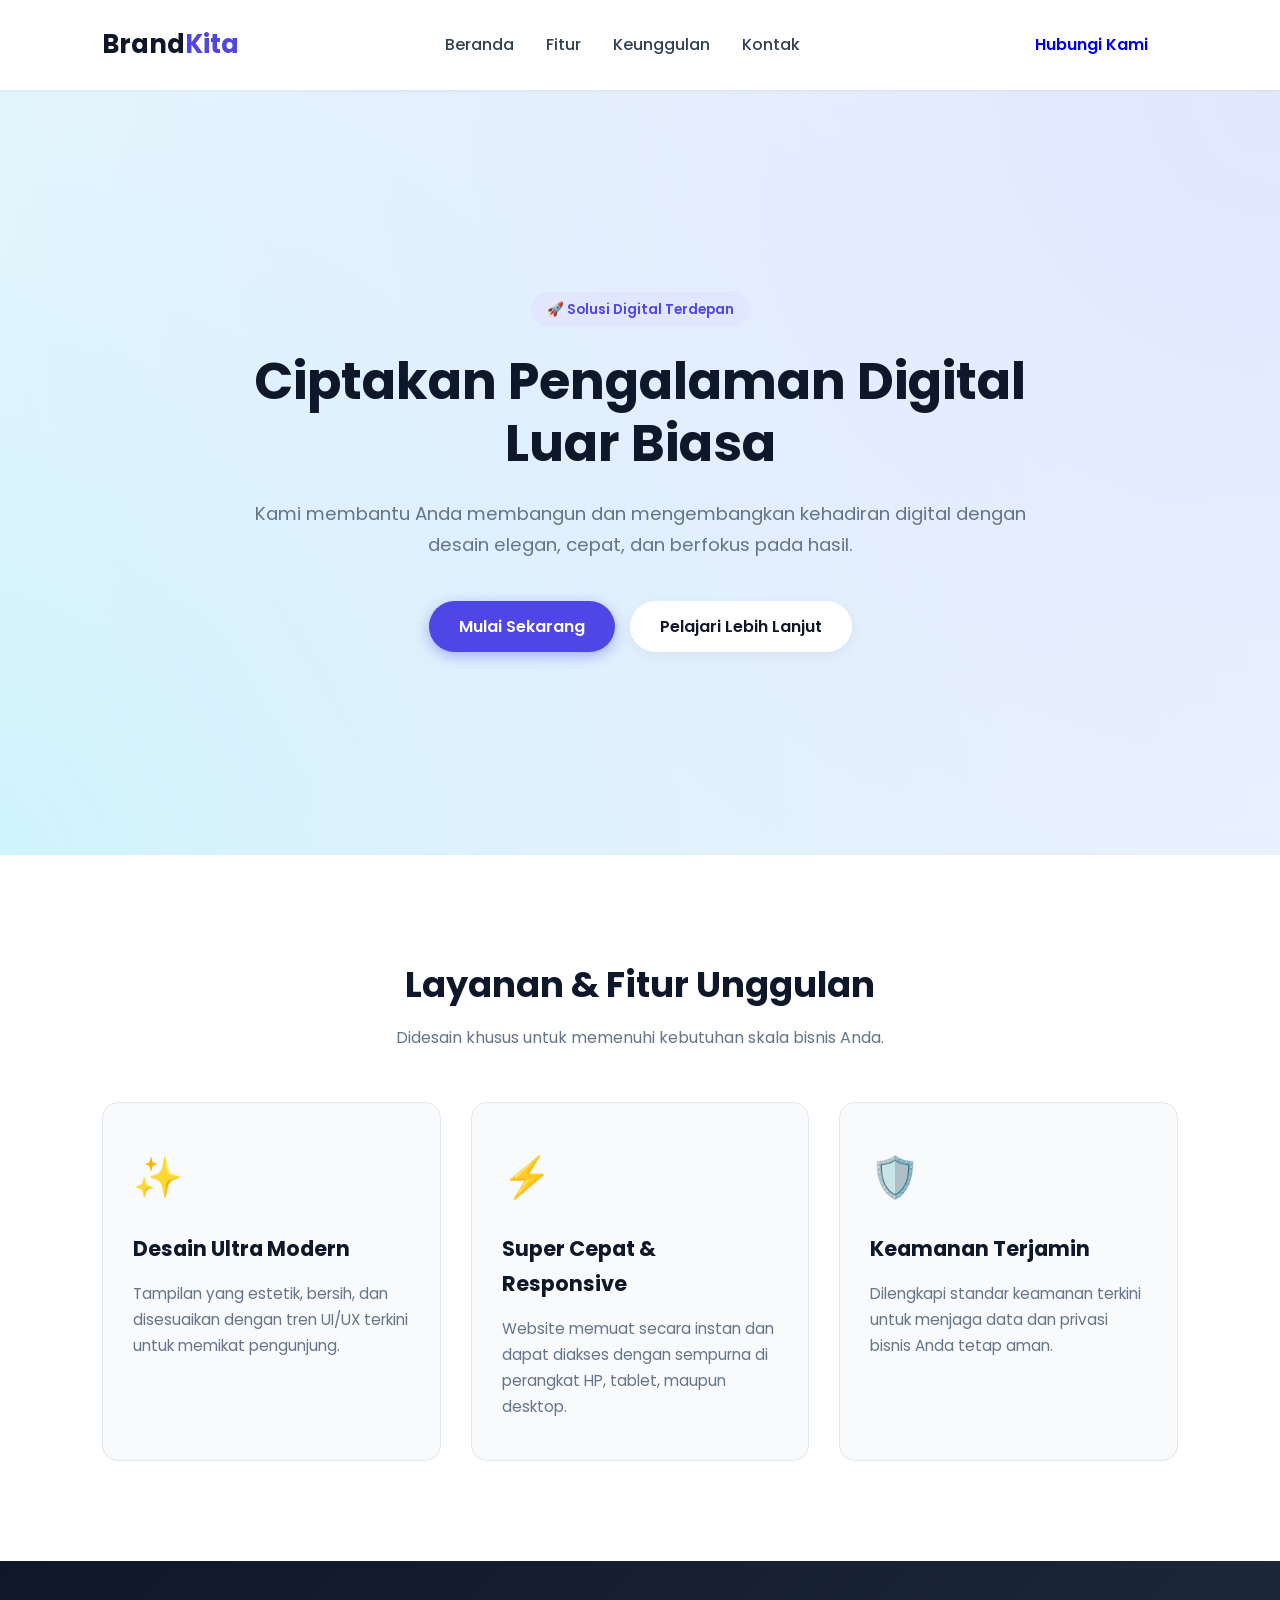
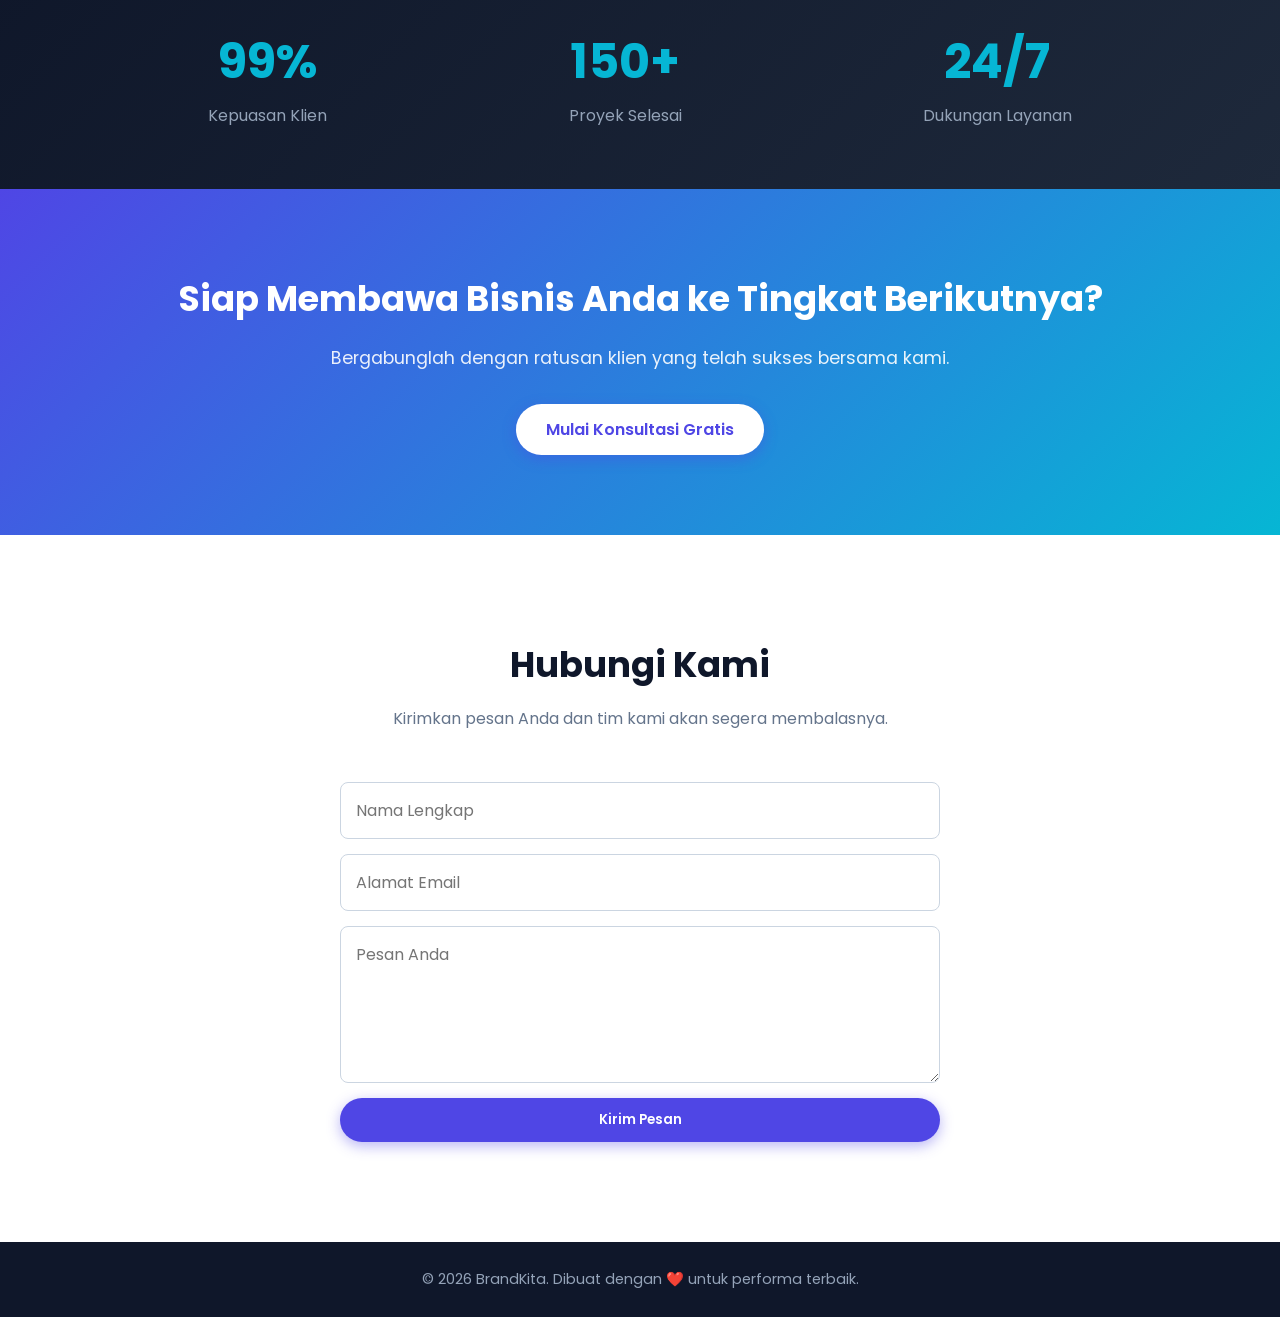
<file: landing page 1/index.html>
<!DOCTYPE html>
<html lang="id">
<head>
    <meta charset="UTF-8">
    <meta name="viewport" content="width=device-width, initial-scale=1.0">
    <title>Landing Page Modern</title>
    <!-- Google Fonts -->
    <link href="https://fonts.googleapis.com/css2?family=Poppins:wght@300;400;600;700&display=swap" rel="stylesheet">
    <link rel="stylesheet" href="style.css">
</head>
<body>

    <!-- Header / Navbar -->
    <header class="navbar">
        <div class="logo">Brand<span>Kita</span></div>
        <nav>
            <ul class="nav-links">
                <li><a href="#home">Beranda</a></li>
                <li><a href="#fitur">Fitur</a></li>
                <li><a href="#stats">Keunggulan</a></li>
                <li><a href="#kontak">Kontak</a></li>
            </ul>
        </nav>
        <a href="#kontak" class="btn btn-nav">Hubungi Kami</a>
    </header>

    <!-- Hero Section -->
    <section id="home" class="hero">
        <div class="hero-content">
            <span class="badge">🚀 Solusi Digital Terdepan</span>
            <h1>Ciptakan Pengalaman Digital Luar Biasa</h1>
            <p>Kami membantu Anda membangun dan mengembangkan kehadiran digital dengan desain elegan, cepat, dan berfokus pada hasil.</p>
            <div class="hero-buttons">
                <a href="#kontak" class="btn btn-primary">Mulai Sekarang</a>
                <a href="#fitur" class="btn btn-secondary">Pelajari Lebih Lanjut</a>
            </div>
        </div>
    </section>

    <!-- Fitur Section -->
    <section id="fitur" class="features">
        <div class="section-title">
            <h2>Layanan & Fitur Unggulan</h2>
            <p>Didesain khusus untuk memenuhi kebutuhan skala bisnis Anda.</p>
        </div>
        <div class="feature-container">
            <div class="feature-card">
                <div class="icon">✨</div>
                <h3>Desain Ultra Modern</h3>
                <p>Tampilan yang estetik, bersih, dan disesuaikan dengan tren UI/UX terkini untuk memikat pengunjung.</p>
            </div>
            <div class="feature-card">
                <div class="icon">⚡</div>
                <h3>Super Cepat & Responsive</h3>
                <p>Website memuat secara instan dan dapat diakses dengan sempurna di perangkat HP, tablet, maupun desktop.</p>
            </div>
            <div class="feature-card">
                <div class="icon">🛡️</div>
                <h3>Keamanan Terjamin</h3>
                <p>Dilengkapi standar keamanan terkini untuk menjaga data dan privasi bisnis Anda tetap aman.</p>
            </div>
        </div>
    </section>

    <!-- Stat Counter Section -->
    <section id="stats" class="stats">
        <div class="stat-item">
            <h2>99%</h2>
            <p>Kepuasan Klien</p>
        </div>
        <div class="stat-item">
            <h2>150+</h2>
            <p>Proyek Selesai</p>
        </div>
        <div class="stat-item">
            <h2>24/7</h2>
            <p>Dukungan Layanan</p>
        </div>
    </section>

    <!-- CTA Section -->
    <section class="cta">
        <h2>Siap Membawa Bisnis Anda ke Tingkat Berikutnya?</h2>
        <p>Bergabunglah dengan ratusan klien yang telah sukses bersama kami.</p>
        <a href="#kontak" class="btn btn-primary btn-large">Mulai Konsultasi Gratis</a>
    </section>

    <!-- Kontak Section -->
    <section id="kontak" class="contact">
        <div class="section-title">
            <h2>Hubungi Kami</h2>
            <p>Kirimkan pesan Anda dan tim kami akan segera membalasnya.</p>
        </div>
        <form class="contact-form" onsubmit="event.preventDefault(); alert('Pesan berhasil dikirim!');">
            <input type="text" placeholder="Nama Lengkap" required>
            <input type="email" placeholder="Alamat Email" required>
            <textarea rows="5" placeholder="Pesan Anda" required></textarea>
            <button type="submit" class="btn btn-primary">Kirim Pesan</button>
        </form>
    </section>

    <!-- Footer -->
    <footer>
        <p>&copy; 2026 BrandKita. Dibuat dengan ❤️ untuk performa terbaik.</p>
    </footer>

</body>
</html>
</file>
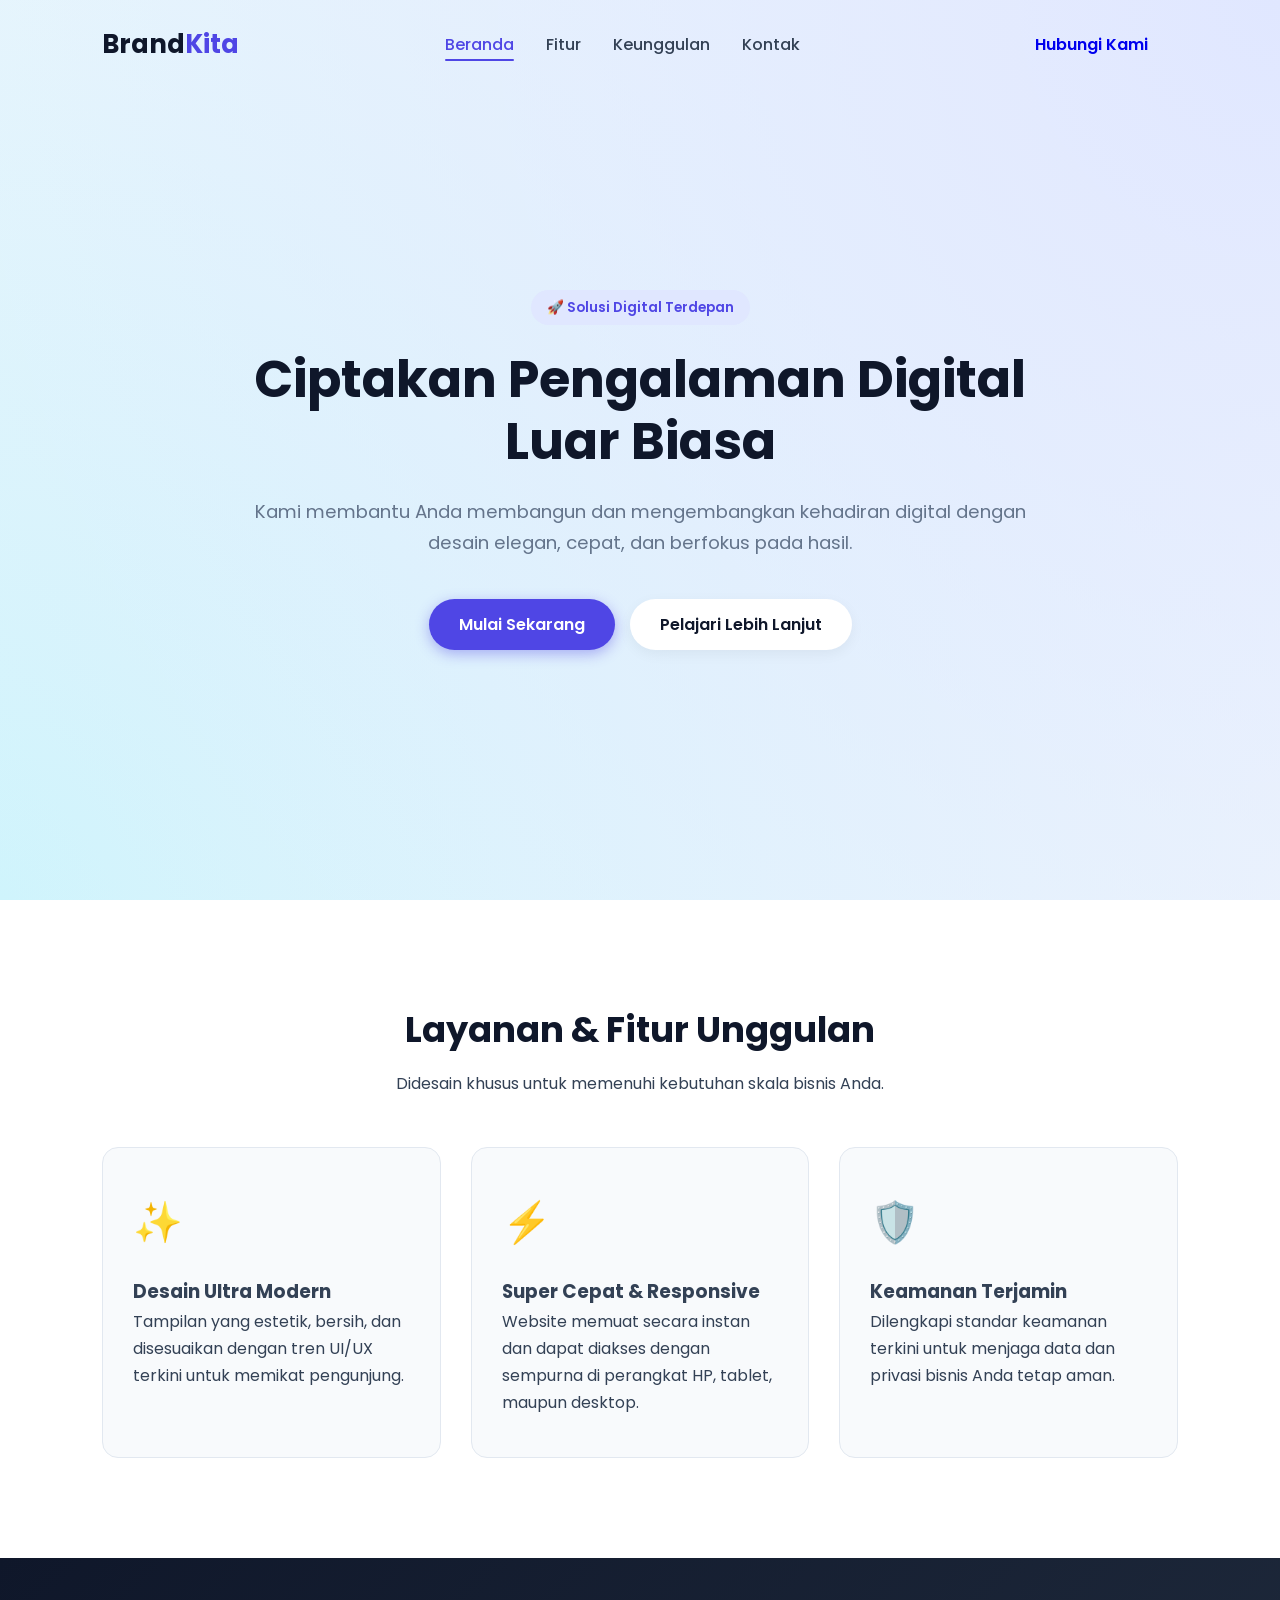
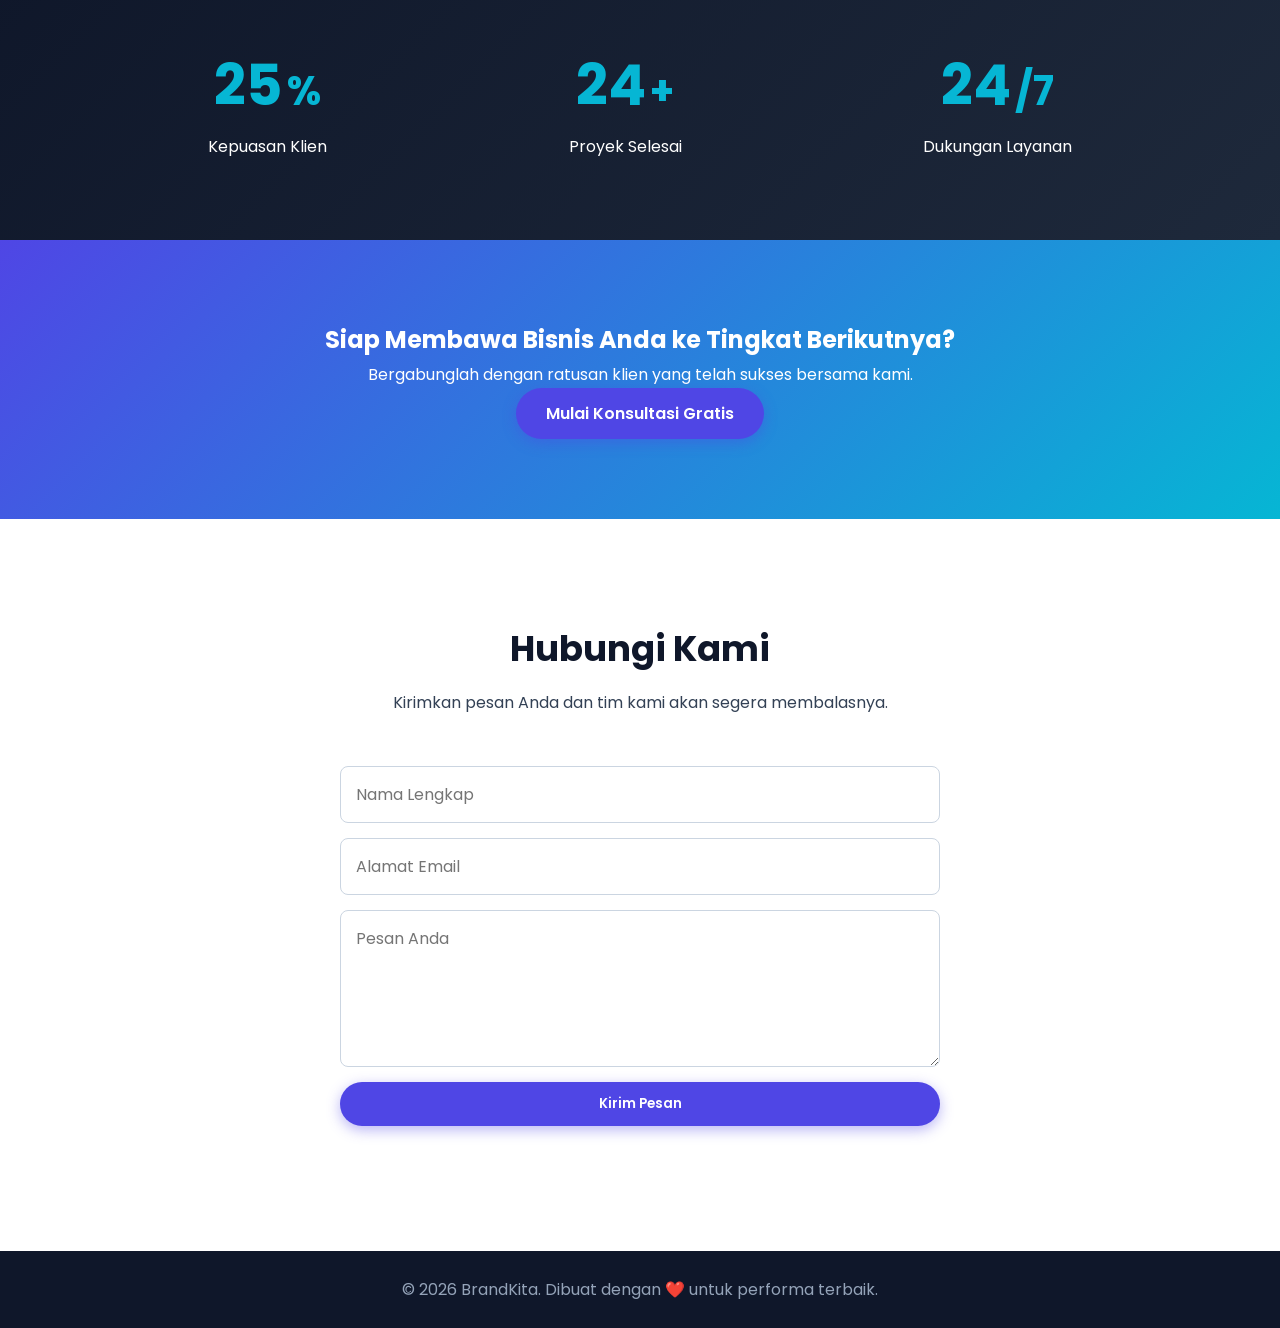
<file: landing page 2/index.html>
<!DOCTYPE html>
<html lang="id">
<head>
    <meta charset="UTF-8">
    <meta name="viewport" content="width=device-width, initial-scale=1.0">
    <title>Landing Page Modern Interaktif</title>
    <!-- Google Fonts -->
    <link href="https://fonts.googleapis.com/css2?family=Poppins:wght@300;400;600;700&display=swap" rel="stylesheet">
    <link rel="stylesheet" href="style.css">
</head>
<body>

    <!-- Header / Navbar -->
    <header class="navbar" id="navbar">
        <div class="logo">Brand<span>Kita</span></div>
        <nav>
            <ul class="nav-links" id="nav-links">
                <li><a href="#home" class="nav-item active">Beranda</a></li>
                <li><a href="#fitur" class="nav-item">Fitur</a></li>
                <li><a href="#stats" class="nav-item">Keunggulan</a></li>
                <li><a href="#kontak" class="nav-item">Kontak</a></li>
            </ul>
        </nav>
        <div class="nav-actions">
            <a href="#kontak" class="btn btn-nav">Hubungi Kami</a>
            <button class="hamburger" id="hamburger" aria-label="Toggle Navigation">
                <span></span>
                <span></span>
                <span></span>
            </button>
        </div>
    </header>

    <!-- Hero Section -->
    <section id="home" class="hero">
        <div class="hero-content fade-in">
            <span class="badge">🚀 Solusi Digital Terdepan</span>
            <h1>Ciptakan Pengalaman Digital Luar Biasa</h1>
            <p>Kami membantu Anda membangun dan mengembangkan kehadiran digital dengan desain elegan, cepat, dan berfokus pada hasil.</p>
            <div class="hero-buttons">
                <a href="#kontak" class="btn btn-primary">Mulai Sekarang</a>
                <a href="#fitur" class="btn btn-secondary">Pelajari Lebih Lanjut</a>
            </div>
        </div>
    </section>

    <!-- Fitur Section -->
    <section id="fitur" class="features">
        <div class="section-title fade-in">
            <h2>Layanan & Fitur Unggulan</h2>
            <p>Didesain khusus untuk memenuhi kebutuhan skala bisnis Anda.</p>
        </div>
        <div class="feature-container">
            <div class="feature-card fade-in">
                <div class="icon">✨</div>
                <h3>Desain Ultra Modern</h3>
                <p>Tampilan yang estetik, bersih, dan disesuaikan dengan tren UI/UX terkini untuk memikat pengunjung.</p>
            </div>
            <div class="feature-card fade-in">
                <div class="icon">⚡</div>
                <h3>Super Cepat & Responsive</h3>
                <p>Website memuat secara instan dan dapat diakses dengan sempurna di perangkat HP, tablet, maupun desktop.</p>
            </div>
            <div class="feature-card fade-in">
                <div class="icon">🛡️</div>
                <h3>Keamanan Terjamin</h3>
                <p>Dilengkapi standar keamanan terkini untuk menjaga data dan privasi bisnis Anda tetap aman.</p>
            </div>
        </div>
    </section>

    <!-- Stat Counter Section -->
    <section id="stats" class="stats">
        <div class="stat-item fade-in">
            <h2 class="counter" data-target="99">0</h2>
            <span>%</span>
            <p>Kepuasan Klien</p>
        </div>
        <div class="stat-item fade-in">
            <h2 class="counter" data-target="150">0</h2>
            <span>+</span>
            <p>Proyek Selesai</p>
        </div>
        <div class="stat-item fade-in">
            <h2 class="counter" data-target="24">0</h2>
            <span>/7</span>
            <p>Dukungan Layanan</p>
        </div>
    </section>

    <!-- CTA Section -->
    <section class="cta">
        <div class="cta-content fade-in">
            <h2>Siap Membawa Bisnis Anda ke Tingkat Berikutnya?</h2>
            <p>Bergabunglah dengan ratusan klien yang telah sukses bersama kami.</p>
            <a href="#kontak" class="btn btn-primary btn-large">Mulai Konsultasi Gratis</a>
        </div>
    </section>

    <!-- Kontak Section -->
    <section id="kontak" class="contact">
        <div class="section-title fade-in">
            <h2>Hubungi Kami</h2>
            <p>Kirimkan pesan Anda dan tim kami akan segera membalasnya.</p>
        </div>
        <form class="contact-form fade-in" id="contactForm">
            <input type="text" id="name" placeholder="Nama Lengkap" required>
            <input type="email" id="email" placeholder="Alamat Email" required>
            <textarea id="message" rows="5" placeholder="Pesan Anda" required></textarea>
            <button type="submit" class="btn btn-primary" id="submitBtn">Kirim Pesan</button>
            <div id="formFeedback" class="form-feedback"></div>
        </form>
    </section>

    <!-- Footer -->
    <footer>
        <p>&copy; 2026 BrandKita. Dibuat dengan ❤️ untuk performa terbaik.</p>
    </footer>

    <!-- Script JS -->
    <script src="script.js"></script>
</body>
</html>
</file>
<file: landing page 1/style.css>
/* Reset CSS & Variables */
:root {
    --primary-color: #4f46e5;
    --primary-hover: #4338ca;
    --secondary-color: #06b6d4;
    --dark-bg: #0f172a;
    --light-bg: #f8fafc;
    --text-color: #334155;
    --text-light: #64748b;
    --white: #ffffff;
    --shadow: 0 10px 25px -5px rgba(0, 0, 0, 0.1), 0 8px 10px -6px rgba(0, 0, 0, 0.1);
    --transition: all 0.3s cubic-bezier(0.4, 0, 0.2, 1);
}

* {
    margin: 0;
    padding: 0;
    box-sizing: border-box;
    font-family: 'Poppins', sans-serif;
    scroll-behavior: smooth;
}

body {
    line-height: 1.7;
    color: var(--text-color);
    background-color: var(--light-bg);
}

/* Navbar */
.navbar {
    display: flex;
    justify-content: space-between;
    align-items: center;
    padding: 1.2rem 8%;
    background-color: rgba(255, 255, 255, 0.95);
    backdrop-filter: blur(10px);
    box-shadow: 0 1px 3px rgba(0,0,0,0.05);
    position: sticky;
    top: 0;
    z-index: 1000;
}

.logo {
    font-size: 1.6rem;
    font-weight: 700;
    color: var(--dark-bg);
}

.logo span {
    color: var(--primary-color);
}

.nav-links {
    list-style: none;
    display: flex;
    gap: 2rem;
}

.nav-links a {
    text-decoration: none;
    color: var(--text-color);
    font-weight: 500;
    transition: var(--transition);
}

.nav-links a:hover {
    color: var(--primary-color);
}

.btn-nav {
    display: none;
}

/* Hero Section */
.hero {
    min-height: 85vh;
    display: flex;
    justify-content: center;
    align-items: center;
    text-align: center;
    padding: 80px 20px;
    background: radial-gradient(circle at top right, #e0e7ff, transparent),
                radial-gradient(circle at bottom left, #cff4fc, transparent);
}

.hero-content {
    max-width: 800px;
}

.badge {
    background-color: #e0e7ff;
    color: var(--primary-color);
    padding: 6px 16px;
    border-radius: 20px;
    font-size: 0.85rem;
    font-weight: 600;
    display: inline-block;
    margin-bottom: 1.5rem;
}

.hero h1 {
    font-size: 3.2rem;
    font-weight: 700;
    line-height: 1.2;
    color: var(--dark-bg);
    margin-bottom: 1.5rem;
}

.hero p {
    font-size: 1.15rem;
    color: var(--text-light);
    margin-bottom: 2.5rem;
}

.hero-buttons {
    display: flex;
    gap: 15px;
    justify-content: center;
}

/* Buttons */
.btn {
    display: inline-block;
    padding: 12px 30px;
    border-radius: 30px;
    text-decoration: none;
    font-weight: 600;
    transition: var(--transition);
    border: none;
    cursor: pointer;
}

.btn-primary {
    background-color: var(--primary-color);
    color: var(--white);
    box-shadow: 0 4px 14px rgba(79, 70, 229, 0.4);
}

.btn-primary:hover {
    background-color: var(--primary-hover);
    transform: translateY(-2px);
    box-shadow: 0 6px 20px rgba(79, 70, 229, 0.6);
}

.btn-secondary {
    background-color: var(--white);
    color: var(--dark-bg);
    box-shadow: 0 4px 14px rgba(0,0,0,0.05);
}

.btn-secondary:hover {
    background-color: #f1f5f9;
    transform: translateY(-2px);
}

/* Section Common Titles */
.section-title {
    text-align: center;
    max-width: 600px;
    margin: 0 auto 50px auto;
}

.section-title h2 {
    font-size: 2.2rem;
    color: var(--dark-bg);
    margin-bottom: 10px;
}

.section-title p {
    color: var(--text-light);
}

/* Features Section */
.features {
    padding: 100px 8%;
    background-color: var(--white);
}

.feature-container {
    display: flex;
    justify-content: center;
    gap: 30px;
    flex-wrap: wrap;
}

.feature-card {
    background: var(--light-bg);
    padding: 40px 30px;
    border-radius: 16px;
    border: 1px solid #e2e8f0;
    flex: 1 1 300px;
    max-width: 360px;
    transition: var(--transition);
}

.feature-card:hover {
    transform: translateY(-10px);
    box-shadow: var(--shadow);
    background: var(--white);
    border-color: transparent;
}

.feature-card .icon {
    font-size: 2.5rem;
    margin-bottom: 20px;
}

.feature-card h3 {
    font-size: 1.3rem;
    margin-bottom: 15px;
    color: var(--dark-bg);
}

.feature-card p {
    color: var(--text-light);
    font-size: 0.95rem;
}

/* Stats Section */
.stats {
    padding: 60px 8%;
    background: linear-gradient(135deg, var(--dark-bg), #1e293b);
    color: var(--white);
    display: flex;
    justify-content: space-around;
    flex-wrap: wrap;
    gap: 30px;
    text-align: center;
}

.stat-item h2 {
    font-size: 3rem;
    color: var(--secondary-color);
}

.stat-item p {
    color: #94a3b8;
}

/* CTA Section */
.cta {
    padding: 80px 8%;
    text-align: center;
    background: linear-gradient(135deg, var(--primary-color), var(--secondary-color));
    color: var(--white);
}

.cta h2 {
    font-size: 2.2rem;
    margin-bottom: 15px;
}

.cta p {
    font-size: 1.1rem;
    margin-bottom: 30px;
    opacity: 0.9;
}

.cta .btn-primary {
    background-color: var(--white);
    color: var(--primary-color);
}

.cta .btn-primary:hover {
    background-color: var(--dark-bg);
    color: var(--white);
}

/* Contact Section */
.contact {
    padding: 100px 8%;
    background-color: var(--white);
}

.contact-form {
    max-width: 600px;
    margin: 0 auto;
    display: flex;
    flex-direction: column;
    gap: 15px;
}

.contact-form input,
.contact-form textarea {
    width: 100%;
    padding: 15px;
    border: 1px solid #cbd5e1;
    border-radius: 8px;
    font-size: 1rem;
    outline: none;
    transition: var(--transition);
}

.contact-form input:focus,
.contact-form textarea:focus {
    border-color: var(--primary-color);
    box-shadow: 0 0 0 3px rgba(79, 70, 229, 0.2);
}

/* Footer */
footer {
    text-align: center;
    padding: 25px;
    background-color: var(--dark-bg);
    color: #94a3b8;
    font-size: 0.9rem;
}

/* Responsive Design */
@media (min-width: 769px) {
    .btn-nav {
        display: inline-block;
    }
}

@media (max-width: 768px) {
    .hero h1 {
        font-size: 2.2rem;
    }
    
    .nav-links {
        display: none; /* Navlinks sederhana untuk versi mobile */
    }
    
    .hero-buttons {
        flex-direction: column;
    }
}
</file>
<file: landing page 2/style.css>
/* Reset CSS & Variables */
:root {
    --primary-color: #4f46e5;
    --primary-hover: #4338ca;
    --secondary-color: #06b6d4;
    --dark-bg: #0f172a;
    --light-bg: #f8fafc;
    --text-color: #334155;
    --text-light: #64748b;
    --white: #ffffff;
    --shadow: 0 10px 25px -5px rgba(0, 0, 0, 0.1);
    --transition: all 0.3s cubic-bezier(0.4, 0, 0.2, 1);
}

* {
    margin: 0;
    padding: 0;
    box-sizing: border-box;
    font-family: 'Poppins', sans-serif;
    scroll-behavior: smooth;
}

body {
    line-height: 1.7;
    color: var(--text-color);
    background-color: var(--light-bg);
    overflow-x: hidden;
}

/* Navbar */
.navbar {
    display: flex;
    justify-content: space-between;
    align-items: center;
    padding: 1.2rem 8%;
    background-color: transparent;
    position: fixed;
    top: 0;
    left: 0;
    width: 100%;
    z-index: 1000;
    transition: var(--transition);
}

.navbar.scrolled {
    background-color: rgba(255, 255, 255, 0.95);
    backdrop-filter: blur(10px);
    box-shadow: 0 4px 15px rgba(0, 0, 0, 0.05);
    padding: 0.8rem 8%;
}

.logo {
    font-size: 1.6rem;
    font-weight: 700;
    color: var(--dark-bg);
}

.logo span {
    color: var(--primary-color);
}

.nav-links {
    list-style: none;
    display: flex;
    gap: 2rem;
}

.nav-links a {
    text-decoration: none;
    color: var(--text-color);
    font-weight: 500;
    transition: var(--transition);
    position: relative;
}

.nav-links a.active, .nav-links a:hover {
    color: var(--primary-color);
}

.nav-links a.active::after {
    content: '';
    position: absolute;
    bottom: -5px;
    left: 0;
    width: 100%;
    height: 2px;
    background-color: var(--primary-color);
    border-radius: 2px;
}

.nav-actions {
    display: flex;
    align-items: center;
    gap: 15px;
}

/* Hamburger Menu (Mobile) */
.hamburger {
    display: none;
    flex-direction: column;
    gap: 5px;
    background: none;
    border: none;
    cursor: pointer;
}

.hamburger span {
    width: 25px;
    height: 3px;
    background-color: var(--dark-bg);
    border-radius: 2px;
    transition: var(--transition);
}

/* Hero Section */
.hero {
    min-height: 100vh;
    display: flex;
    justify-content: center;
    align-items: center;
    text-align: center;
    padding: 120px 20px 80px;
    background: radial-gradient(circle at top right, #e0e7ff, transparent),
                radial-gradient(circle at bottom left, #cff4fc, transparent);
}

.hero-content {
    max-width: 800px;
}

.badge {
    background-color: #e0e7ff;
    color: var(--primary-color);
    padding: 6px 16px;
    border-radius: 20px;
    font-size: 0.85rem;
    font-weight: 600;
    display: inline-block;
    margin-bottom: 1.5rem;
}

.hero h1 {
    font-size: 3.2rem;
    font-weight: 700;
    line-height: 1.2;
    color: var(--dark-bg);
    margin-bottom: 1.5rem;
}

.hero p {
    font-size: 1.15rem;
    color: var(--text-light);
    margin-bottom: 2.5rem;
}

.hero-buttons {
    display: flex;
    gap: 15px;
    justify-content: center;
}

/* Buttons */
.btn {
    display: inline-block;
    padding: 12px 30px;
    border-radius: 30px;
    text-decoration: none;
    font-weight: 600;
    transition: var(--transition);
    border: none;
    cursor: pointer;
}

.btn-primary {
    background-color: var(--primary-color);
    color: var(--white);
    box-shadow: 0 4px 14px rgba(79, 70, 229, 0.4);
}

.btn-primary:hover {
    background-color: var(--primary-hover);
    transform: translateY(-2px);
}

.btn-secondary {
    background-color: var(--white);
    color: var(--dark-bg);
    box-shadow: 0 4px 14px rgba(0,0,0,0.05);
}

.btn-secondary:hover {
    background-color: #f1f5f9;
    transform: translateY(-2px);
}

/* Section Common Titles */
.section-title {
    text-align: center;
    max-width: 600px;
    margin: 0 auto 50px auto;
}

.section-title h2 {
    font-size: 2.2rem;
    color: var(--dark-bg);
    margin-bottom: 10px;
}

/* Features Section */
.features {
    padding: 100px 8%;
    background-color: var(--white);
}

.feature-container {
    display: flex;
    justify-content: center;
    gap: 30px;
    flex-wrap: wrap;
}

.feature-card {
    background: var(--light-bg);
    padding: 40px 30px;
    border-radius: 16px;
    border: 1px solid #e2e8f0;
    flex: 1 1 300px;
    max-width: 360px;
    transition: var(--transition);
}

.feature-card:hover {
    transform: translateY(-10px);
    box-shadow: var(--shadow);
    background: var(--white);
}

.feature-card .icon {
    font-size: 2.5rem;
    margin-bottom: 20px;
}

/* Stats Section */
.stats {
    padding: 80px 8%;
    background: linear-gradient(135deg, var(--dark-bg), #1e293b);
    color: var(--white);
    display: flex;
    justify-content: space-around;
    flex-wrap: wrap;
    gap: 30px;
    text-align: center;
}

.stat-item h2 {
    font-size: 3.5rem;
    color: var(--secondary-color);
    display: inline-block;
}

.stat-item span {
    font-size: 2.5rem;
    color: var(--secondary-color);
    font-weight: bold;
}

/* CTA Section */
.cta {
    padding: 80px 8%;
    text-align: center;
    background: linear-gradient(135deg, var(--primary-color), var(--secondary-color));
    color: var(--white);
}

/* Contact Section */
.contact {
    padding: 100px 8%;
    background-color: var(--white);
}

.contact-form {
    max-width: 600px;
    margin: 0 auto;
    display: flex;
    flex-direction: column;
    gap: 15px;
}

.contact-form input,
.contact-form textarea {
    width: 100%;
    padding: 15px;
    border: 1px solid #cbd5e1;
    border-radius: 8px;
    font-size: 1rem;
    outline: none;
    transition: var(--transition);
}

.contact-form input:focus,
.contact-form textarea:focus {
    border-color: var(--primary-color);
    box-shadow: 0 0 0 3px rgba(79, 70, 229, 0.2);
}

.form-feedback {
    margin-top: 10px;
    text-align: center;
    font-weight: 500;
}

/* Footer */
footer {
    text-align: center;
    padding: 25px;
    background-color: var(--dark-bg);
    color: #94a3b8;
}

/* Scroll Animation Styles */
.fade-in {
    opacity: 0;
    transform: translateY(30px);
    transition: opacity 0.8s ease-out, transform 0.8s ease-out;
}

.fade-in.show {
    opacity: 1;
    transform: translateY(0);
}

/* Responsive Styles */
@media (max-width: 768px) {
    .hamburger {
        display: flex;
    }

    .btn-nav {
        display: none;
    }

    .nav-links {
        position: absolute;
        top: 100%;
        left: 0;
        width: 100%;
        background-color: var(--white);
        flex-direction: column;
        align-items: center;
        padding: 20px 0;
        gap: 1.5rem;
        box-shadow: 0 10px 15px rgba(0,0,0,0.05);
        display: none;
    }

    .nav-links.active {
        display: flex;
    }

    .hero h1 {
        font-size: 2.2rem;
    }

    .hero-buttons {
        flex-direction: column;
    }
}
</file>
